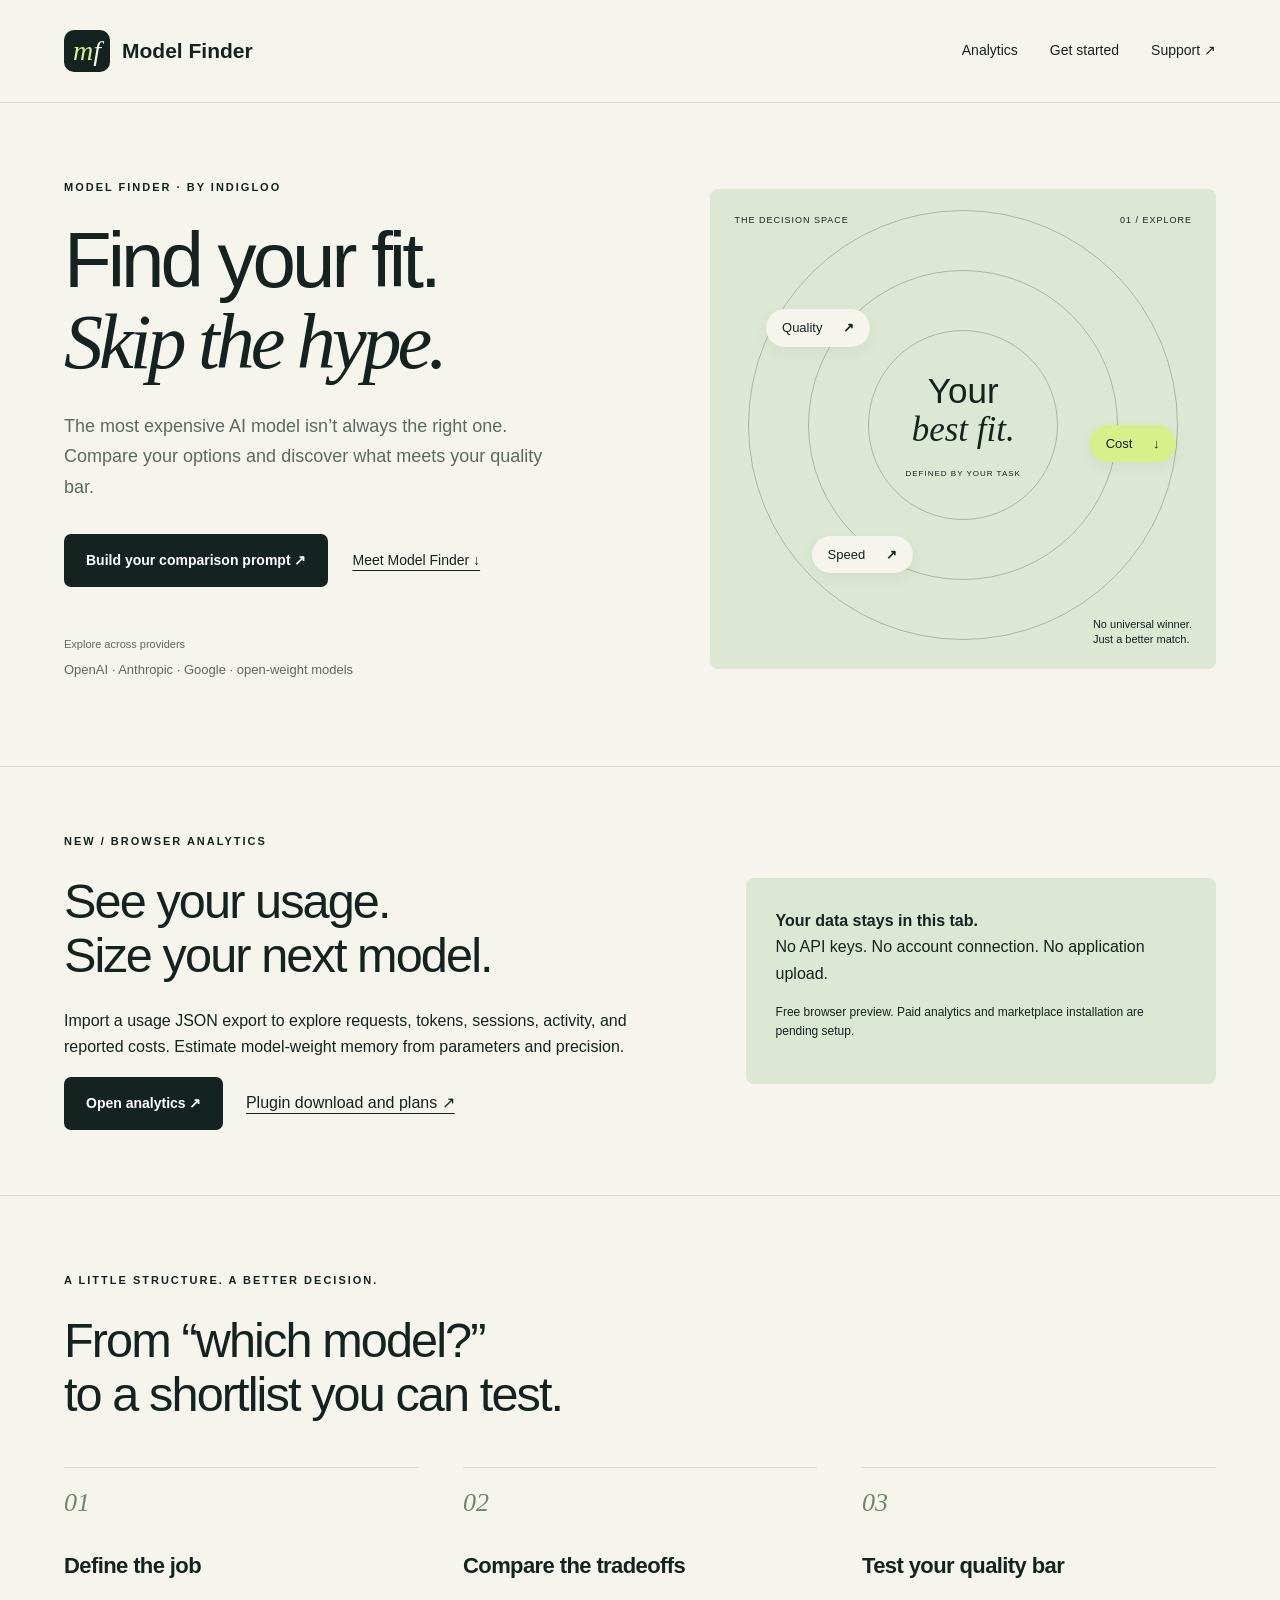
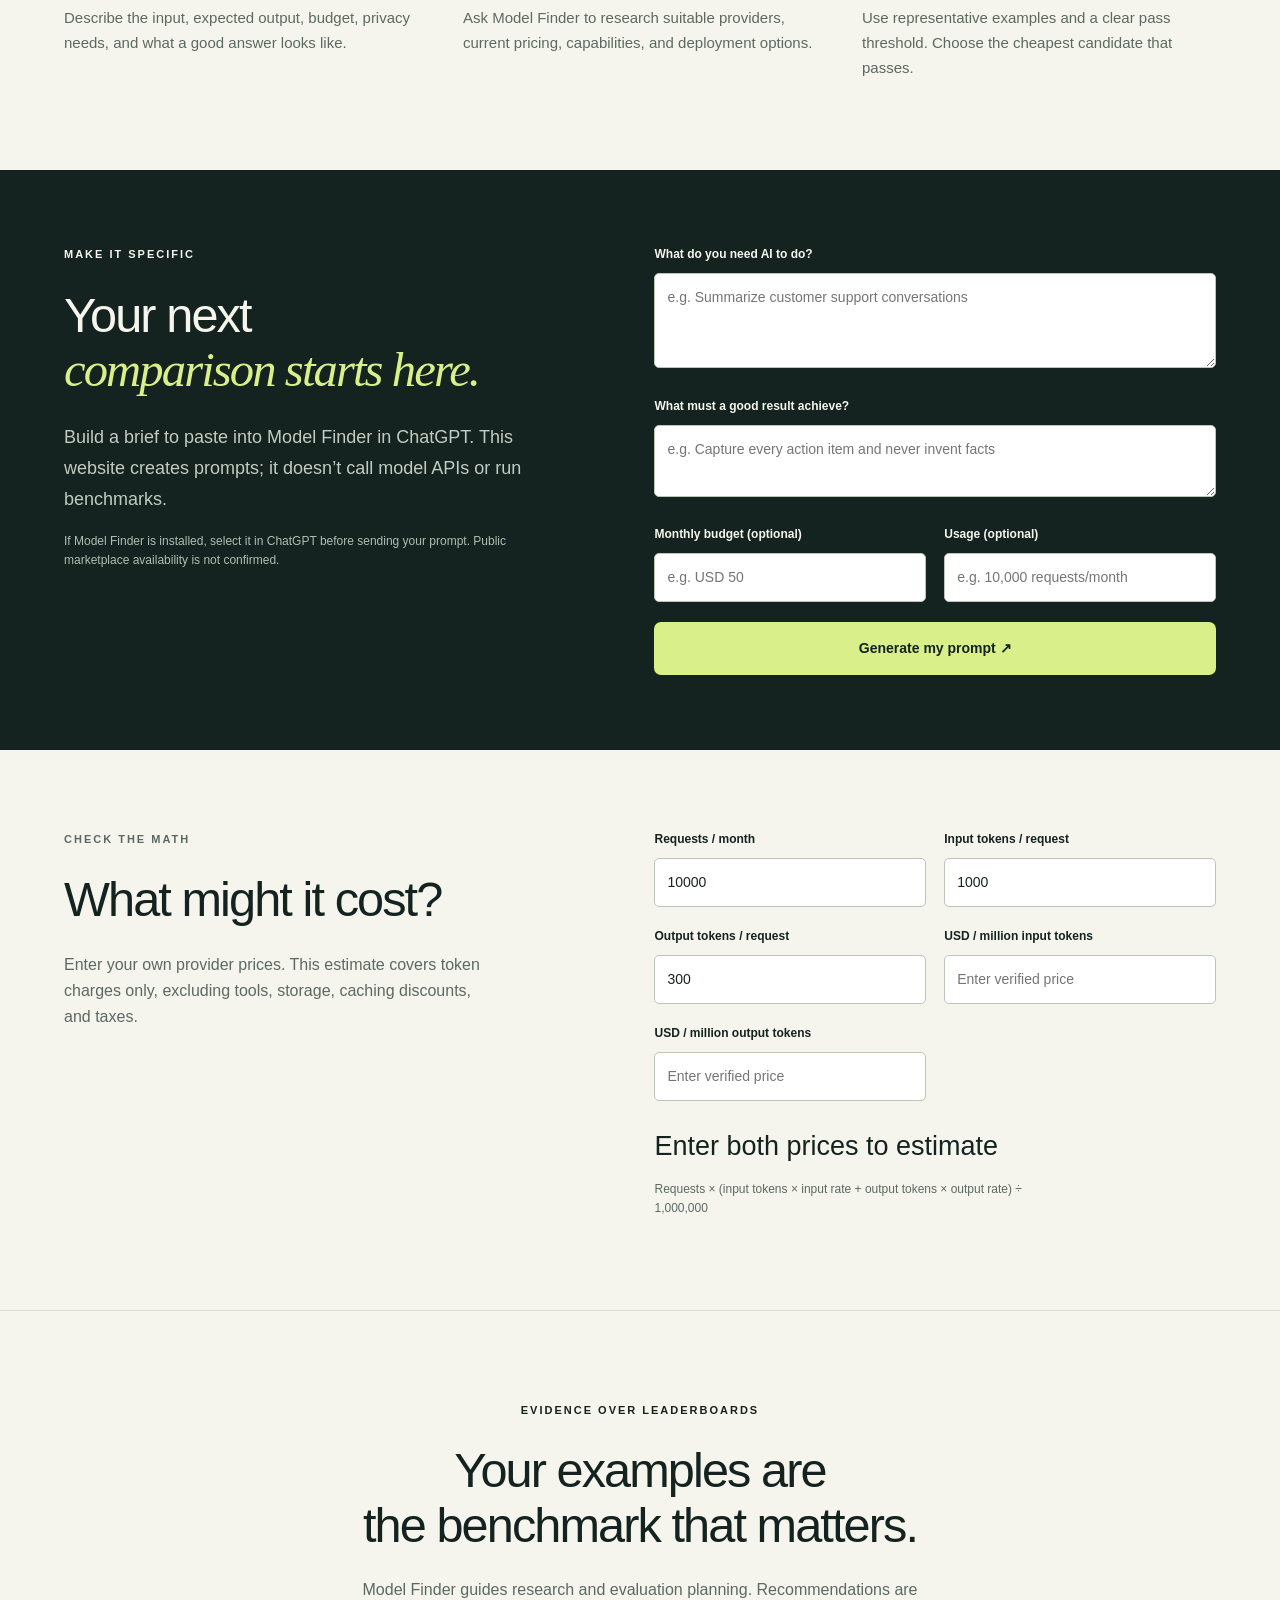
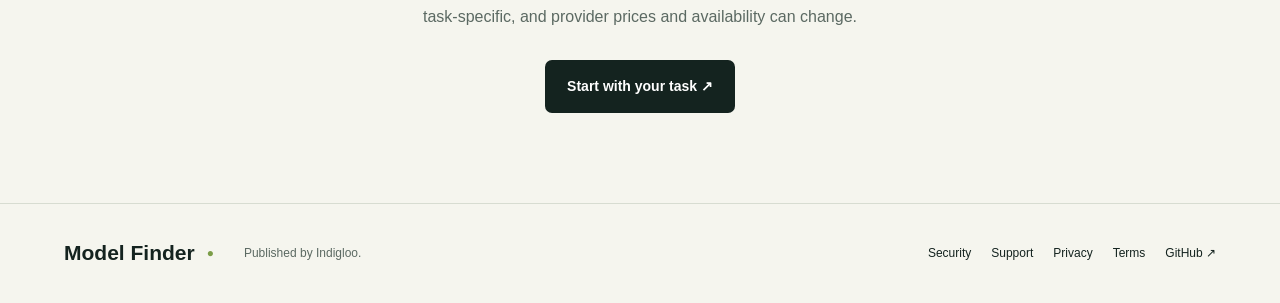
<file: index.html>
<!doctype html><html lang="en"><head><meta charset="utf-8"><meta http-equiv="Content-Security-Policy" content="default-src 'none'; script-src 'self'; style-src 'self'; img-src 'self'; font-src 'self'; connect-src 'none'; object-src 'none'; base-uri 'none'; form-action 'none'"><meta name="referrer" content="no-referrer"><meta name="viewport" content="width=device-width,initial-scale=1"><meta name="description" content="Model Finder helps you compare AI models across providers and plan quality evaluations for your task and budget."><meta name="theme-color" content="#111b19"><title>Find your fit · Model Finder</title><link rel="icon" href="icon.svg" type="image/svg+xml"><link rel="stylesheet" href="style.css"></head><body><header><a class="brand" href="index.html"><span class="mark">m<span>f</span></span> Model Finder</a><nav aria-label="Main navigation"><a href="analytics.html">Analytics</a><a href="install.html">Get started</a><a href="support.html">Support ↗</a></nav></header><main><section class="hero"><div><p class="eyebrow">MODEL FINDER · BY INDIGLOO</p><h1>Find your fit.<br><em>Skip the hype.</em></h1><p class="lead">The most expensive AI model isn’t always the right one. Compare your options and discover what meets your quality bar.</p><div class="actions"><a class="button" href="#toolkit">Build your comparison prompt ↗</a><a class="quiet" href="#how">Meet Model Finder ↓</a></div><div class="provider">Explore across providers<span>OpenAI · Anthropic · Google · open-weight models</span></div></div><div class="visual" aria-label="Illustration of choosing a model based on quality, cost and speed"><div class="visual-top"><span>THE DECISION SPACE</span><span>01 / EXPLORE</span></div><div class="orbit o1"></div><div class="orbit o2"></div><div class="orbit o3"></div><span class="node quality">Quality <b>↗</b></span><span class="node cost">Cost <b>↓</b></span><span class="node speed">Speed <b>↗</b></span><div class="core">Your<br><em>best fit.</em><span>DEFINED BY YOUR TASK</span></div><div class="visual-bottom">No universal winner.<br>Just a better match.</div></div></section><section class="analytics-promo"><div><p class="eyebrow">NEW / BROWSER ANALYTICS</p><h2>See your usage.<br>Size your next model.</h2><p>Import a usage JSON export to explore requests, tokens, sessions, activity, and reported costs. Estimate model-weight memory from parameters and precision.</p><a class="button" href="analytics.html">Open analytics ↗</a> <a href="install.html">Plugin download and plans ↗</a></div><aside><strong>Your data stays in this tab.</strong><p>No API keys. No account connection. No application upload.</p><p class="small">Free browser preview. Paid analytics and marketplace installation are pending setup.</p></aside></section><section class="intro" id="how"><p class="eyebrow">A LITTLE STRUCTURE. A BETTER DECISION.</p><h2>From “which model?”<br>to a shortlist you can test.</h2><div class="steps"><article><span>01</span><h3>Define the job</h3><p>Describe the input, expected output, budget, privacy needs, and what a good answer looks like.</p></article><article><span>02</span><h3>Compare the tradeoffs</h3><p>Ask Model Finder to research suitable providers, current pricing, capabilities, and deployment options.</p></article><article><span>03</span><h3>Test your quality bar</h3><p>Use representative examples and a clear pass threshold. Choose the cheapest candidate that passes.</p></article></div></section><section class="toolkit" id="toolkit"><div><p class="eyebrow">MAKE IT SPECIFIC</p><h2>Your next<br><em>comparison starts here.</em></h2><p class="lead">Build a brief to paste into Model Finder in ChatGPT. This website creates prompts; it doesn’t call model APIs or run benchmarks.</p><p class="small">If Model Finder is installed, select it in ChatGPT before sending your prompt. Public marketplace availability is not confirmed.</p></div><form id="brief"><label for="task">What do you need AI to do?</label><textarea id="task" rows="3" placeholder="e.g. Summarize customer support conversations" required maxlength="2000"></textarea><label for="quality">What must a good result achieve?</label><textarea id="quality" rows="2" placeholder="e.g. Capture every action item and never invent facts" required maxlength="2000"></textarea><div class="form-grid"><div><label for="budget">Monthly budget (optional)</label><input id="budget" placeholder="e.g. USD 50" maxlength="100"></div><div><label for="volume">Usage (optional)</label><input id="volume" placeholder="e.g. 10,000 requests/month" maxlength="100"></div></div><button class="button" type="submit">Generate my prompt ↗</button><div id="result" hidden><label for="prompt">Your comparison prompt</label><textarea id="prompt" rows="8" readonly></textarea><button id="copy" type="button" class="secondary">Copy prompt</button><p id="copy-status" role="status"></p></div></form></section><section class="calculator"><div><p class="eyebrow">CHECK THE MATH</p><h2>What might it cost?</h2><p>Enter your own provider prices. This estimate covers token charges only, excluding tools, storage, caching discounts, and taxes.</p></div><form id="cost-form"><div class="form-grid"><div><label for="requests">Requests / month</label><input id="requests" type="number" min="0" value="10000"></div><div><label for="input-tokens">Input tokens / request</label><input id="input-tokens" type="number" min="0" value="1000"></div><div><label for="output-tokens">Output tokens / request</label><input id="output-tokens" type="number" min="0" value="300"></div><div><label for="input-price">USD / million input tokens</label><input id="input-price" type="number" min="0" step="any" placeholder="Enter verified price"></div><div><label for="output-price">USD / million output tokens</label><input id="output-price" type="number" min="0" step="any" placeholder="Enter verified price"></div></div><output id="cost" aria-live="polite">Enter both prices to estimate</output><p class="small">Requests × (input tokens × input rate + output tokens × output rate) ÷ 1,000,000</p></form></section><section class="closing"><p class="eyebrow">EVIDENCE OVER LEADERBOARDS</p><h2>Your examples are<br>the benchmark that matters.</h2><p>Model Finder guides research and evaluation planning. Recommendations are task-specific, and provider prices and availability can change.</p><a class="button" href="#toolkit">Start with your task ↗</a></section></main><script src="app.js" defer></script><footer><a class="brand" href="index.html">Model Finder<span class="dot">●</span></a><p>Published by Indigloo.</p><div><a href="security.html">Security</a><a href="support.html">Support</a><a href="privacy.html">Privacy</a><a href="terms.html">Terms</a><a href="https://github.com/Abhiindigloo/modelfinder-website">GitHub ↗</a></div></footer></body></html>
</file>
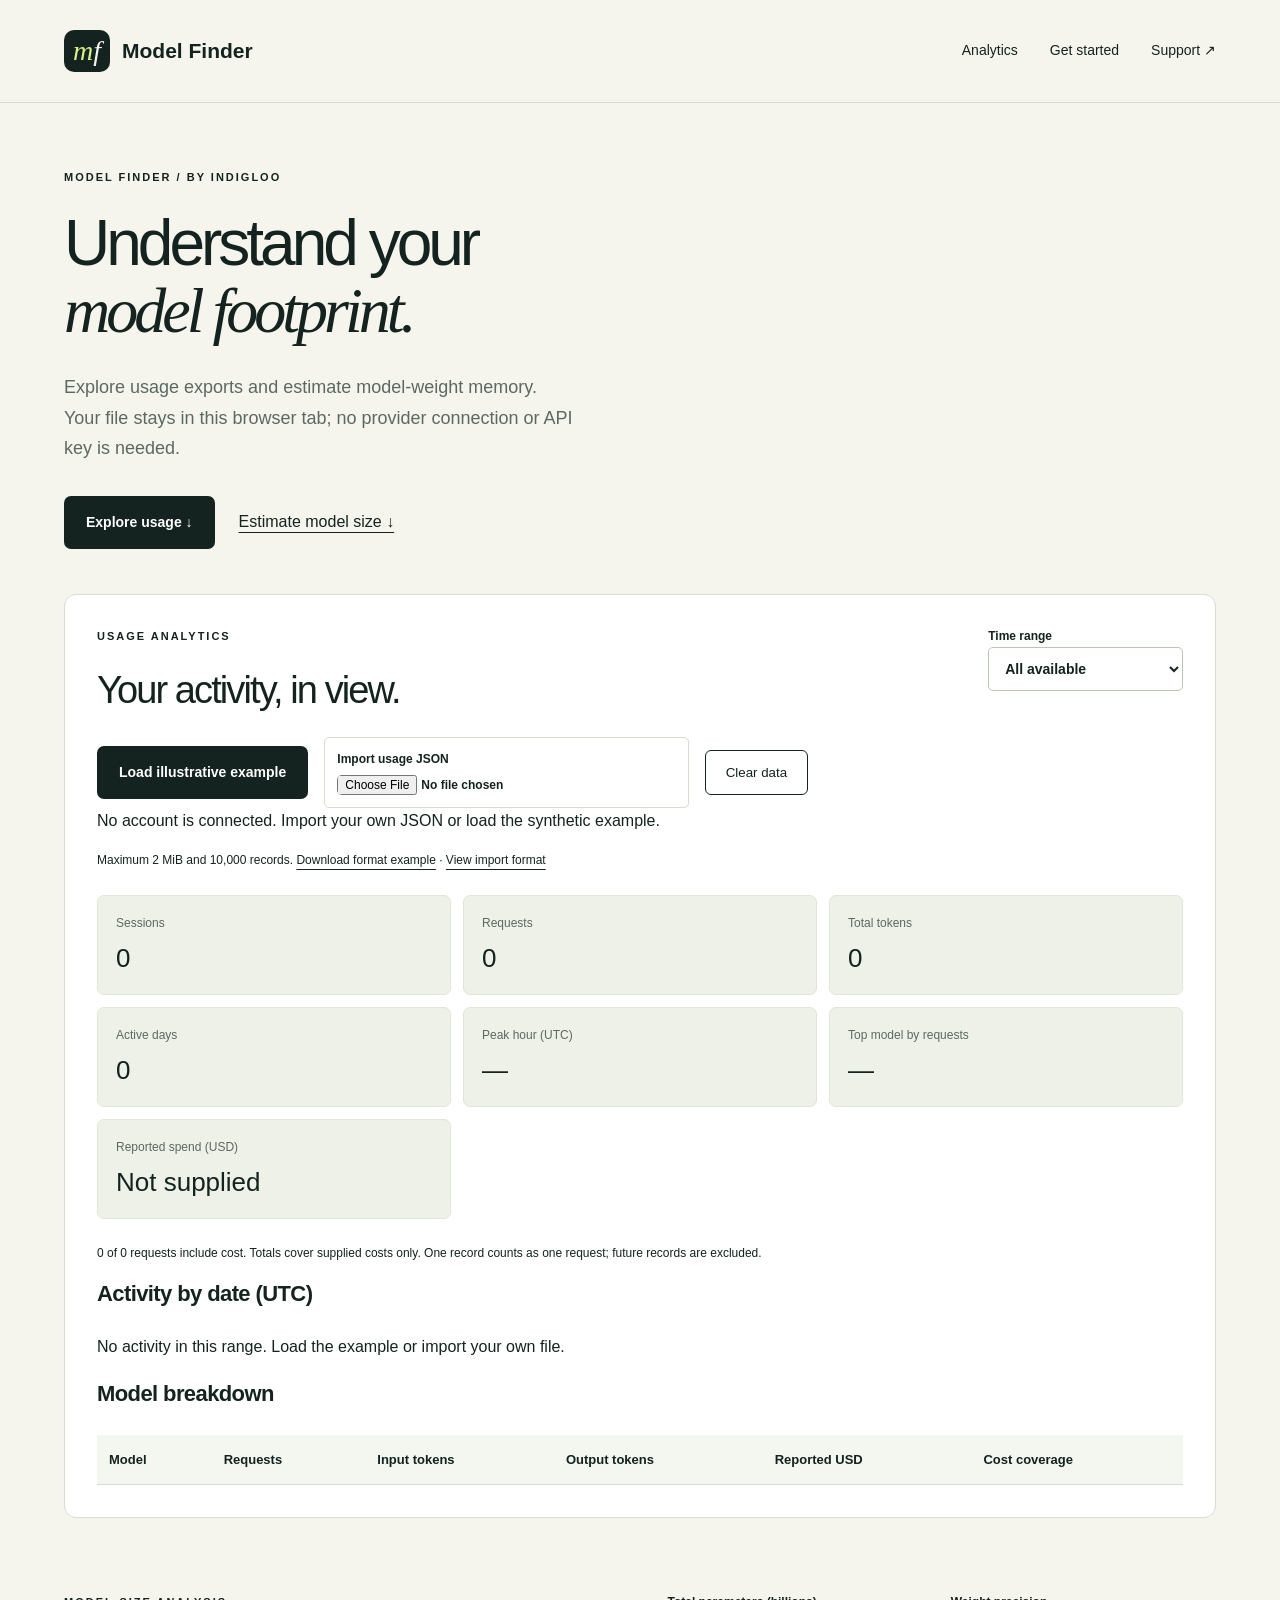
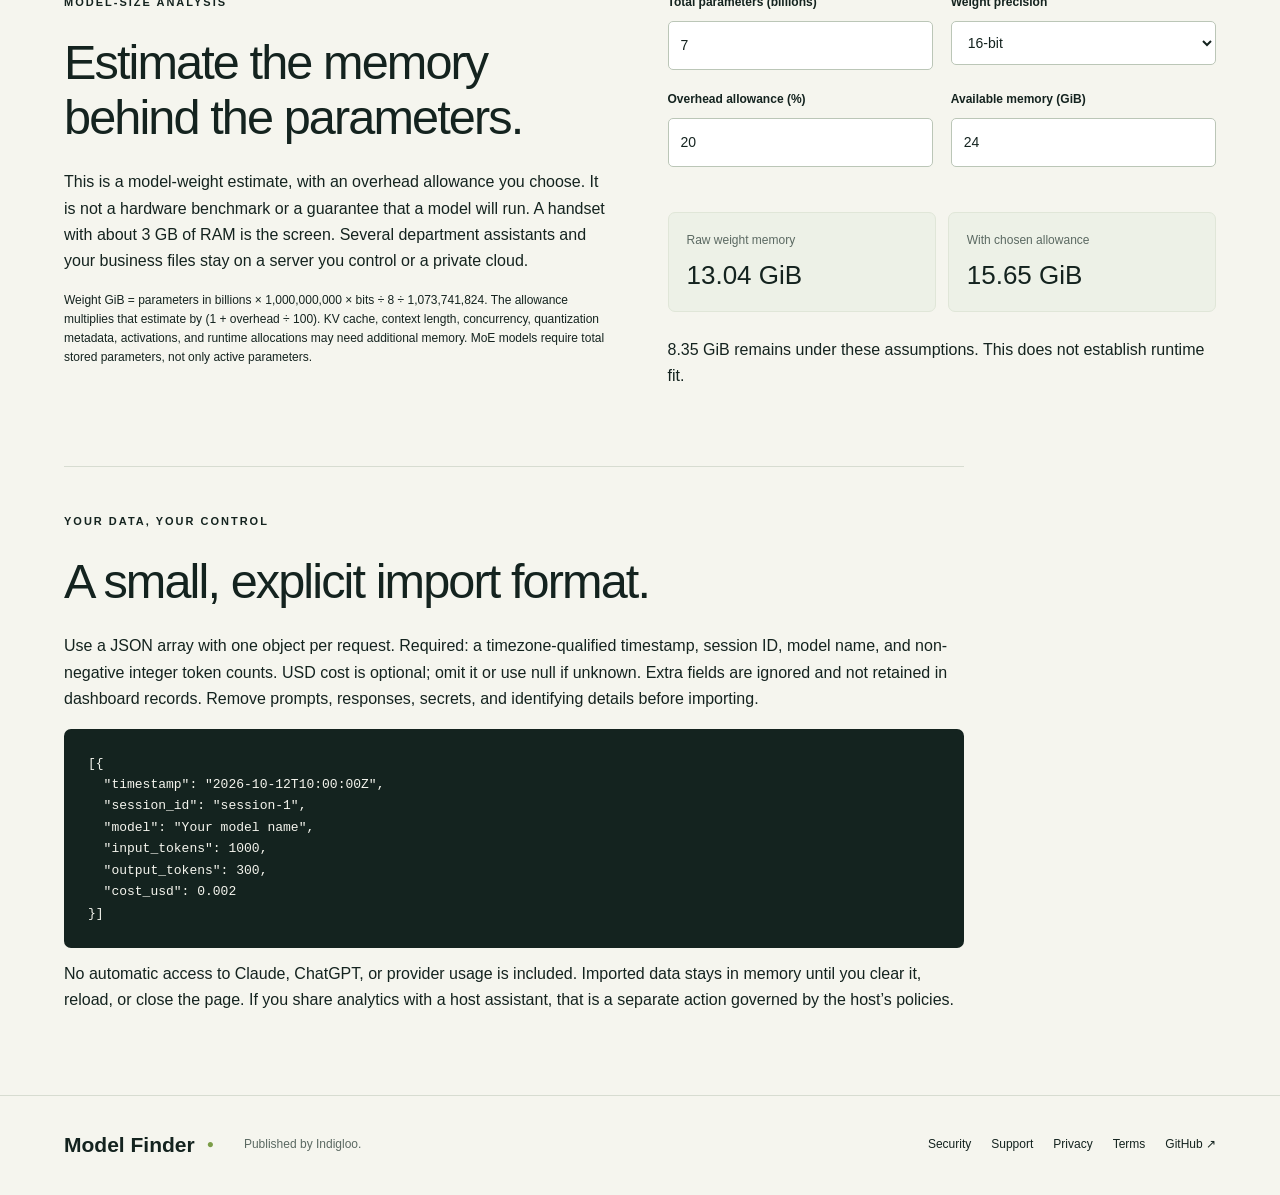
<file: analytics.html>
<!doctype html><html lang="en"><head><meta charset="utf-8"><meta http-equiv="Content-Security-Policy" content="default-src 'none'; script-src 'self'; style-src 'self'; img-src 'self'; font-src 'self'; connect-src 'none'; object-src 'none'; base-uri 'none'; form-action 'none'"><meta name="referrer" content="no-referrer"><meta name="viewport" content="width=device-width,initial-scale=1"><meta name="description" content="Model Finder helps you compare AI models across providers and plan quality evaluations for your task and budget."><meta name="theme-color" content="#111b19"><title>Model analytics · Model Finder</title><link rel="icon" href="icon.svg" type="image/svg+xml"><link rel="stylesheet" href="style.css"></head><body><header><a class="brand" href="index.html"><span class="mark">m<span>f</span></span> Model Finder</a><nav aria-label="Main navigation"><a href="analytics.html">Analytics</a><a href="install.html">Get started</a><a href="support.html">Support ↗</a></nav></header><main class="analytics-main"><section class="analytics-heading"><p class="eyebrow">MODEL FINDER / BY INDIGLOO</p><h1>Understand your<br><em>model footprint.</em></h1><p class="lead">Explore usage exports and estimate model-weight memory. Your file stays in this browser tab; no provider connection or API key is needed.</p><div class="actions"><a class="button" href="#dashboard">Explore usage ↓</a><a href="#model-size">Estimate model size ↓</a></div></section><section class="dashboard" id="dashboard"><div class="section-top"><div><p class="eyebrow">USAGE ANALYTICS</p><h2>Your activity, in view.</h2></div><label>Time range<select id="range"><option value="0">All available</option><option value="30">Last 30 days</option><option value="7">Last 7 days</option></select></label></div><div class="import-controls"><button class="button" id="sample" type="button">Load illustrative example</button><label class="file-label">Import usage JSON<input id="upload" type="file" accept=".json,application/json"></label><button id="clear" class="outline" type="button">Clear data</button></div><p id="data-status" role="status">No account is connected. Import your own JSON or load the synthetic example.</p><p class="small">Maximum 2 MiB and 10,000 records. <a href="sample-usage.json" download>Download format example</a> · <a href="#import-format">View import format</a></p><div class="stats"><article><span>Sessions</span><strong id="sessions">0</strong></article><article><span>Requests</span><strong id="messages">0</strong></article><article><span>Total tokens</span><strong id="tokens">0</strong></article><article><span>Active days</span><strong id="active-days">0</strong></article><article><span>Peak hour (UTC)</span><strong id="peak">—</strong></article><article><span>Top model by requests</span><strong id="favorite">—</strong></article><article><span>Reported spend (USD)</span><strong id="spend">Not supplied</strong></article></div><p id="cost-note" class="small"></p><h3>Activity by date (UTC)</h3><div id="activity"></div><h3>Model breakdown</h3><div class="table-wrap" tabindex="0" role="region" aria-label="Model usage table"><table><thead><tr><th scope="col">Model</th><th scope="col">Requests</th><th scope="col">Input tokens</th><th scope="col">Output tokens</th><th scope="col">Reported USD</th><th scope="col">Cost coverage</th></tr></thead><tbody id="model-rows"></tbody></table></div></section><section class="size-section" id="model-size"><div><p class="eyebrow">MODEL-SIZE ANALYSIS</p><h2>Estimate the memory<br>behind the parameters.</h2><p>This is a model-weight estimate, with an overhead allowance you choose. It is not a hardware benchmark or a guarantee that a model will run. A handset with about 3 GB of RAM is the screen. Several department assistants and your business files stay on a server you control or a private cloud.</p><p class="small">Weight GiB = parameters in billions × 1,000,000,000 × bits ÷ 8 ÷ 1,073,741,824. The allowance multiplies that estimate by (1 + overhead ÷ 100). KV cache, context length, concurrency, quantization metadata, activations, and runtime allocations may need additional memory. MoE models require total stored parameters, not only active parameters.</p></div><form id="size-form"><div class="form-grid"><div><label for="parameters">Total parameters (billions)</label><input id="parameters" type="number" min="0.001" max="10000" step="any" value="7"></div><div><label for="precision">Weight precision</label><select id="precision"><option value="4">4-bit</option><option value="8">8-bit</option><option value="16" selected>16-bit</option><option value="32">32-bit</option></select></div><div><label for="overhead">Overhead allowance (%)</label><input id="overhead" type="number" min="0" max="200" step="any" value="20"></div><div><label for="available">Available memory (GiB)</label><input id="available" type="number" min="0" max="100000" step="any" value="24"></div></div><div class="stats"><article><span>Raw weight memory</span><strong id="weights">—</strong></article><article><span>With chosen allowance</span><strong id="memory-total">—</strong></article></div><p id="memory-note" role="status"></p></form></section><section class="format" id="import-format"><p class="eyebrow">YOUR DATA, YOUR CONTROL</p><h2>A small, explicit import format.</h2><p>Use a JSON array with one object per request. Required: a timezone-qualified timestamp, session ID, model name, and non-negative integer token counts. USD cost is optional; omit it or use null if unknown. Extra fields are ignored and not retained in dashboard records. Remove prompts, responses, secrets, and identifying details before importing.</p><pre><code>[{
  "timestamp": "2026-10-12T10:00:00Z",
  "session_id": "session-1",
  "model": "Your model name",
  "input_tokens": 1000,
  "output_tokens": 300,
  "cost_usd": 0.002
}]</code></pre><p>No automatic access to Claude, ChatGPT, or provider usage is included. Imported data stays in memory until you clear it, reload, or close the page. If you share analytics with a host assistant, that is a separate action governed by the host’s policies.</p></section></main><script src="analytics-core.js" defer></script><script src="analytics.js" defer></script><footer><a class="brand" href="index.html">Model Finder<span class="dot">●</span></a><p>Published by Indigloo.</p><div><a href="security.html">Security</a><a href="support.html">Support</a><a href="privacy.html">Privacy</a><a href="terms.html">Terms</a><a href="https://github.com/Abhiindigloo/modelfinder-website">GitHub ↗</a></div></footer></body></html>
</file>
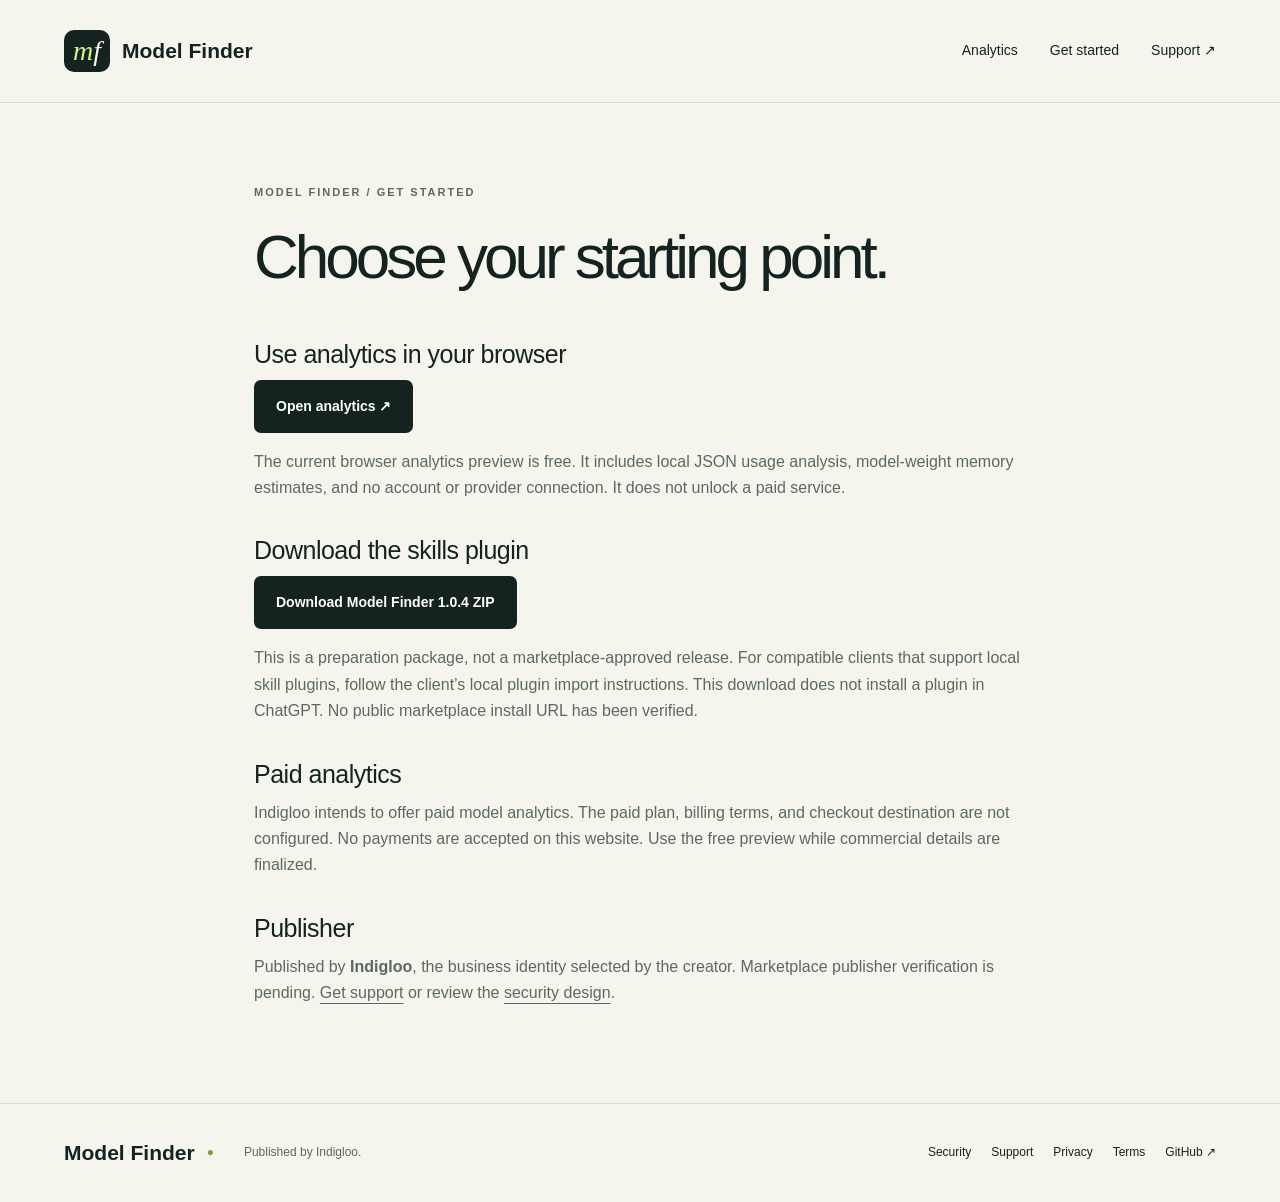
<file: install.html>
<!doctype html><html lang="en"><head><meta charset="utf-8"><meta http-equiv="Content-Security-Policy" content="default-src 'none'; script-src 'self'; style-src 'self'; img-src 'self'; font-src 'self'; connect-src 'none'; object-src 'none'; base-uri 'none'; form-action 'none'"><meta name="referrer" content="no-referrer"><meta name="viewport" content="width=device-width,initial-scale=1"><meta name="description" content="Model Finder helps you compare AI models across providers and plan quality evaluations for your task and budget."><meta name="theme-color" content="#111b19"><title>Get started · Model Finder</title><link rel="icon" href="icon.svg" type="image/svg+xml"><link rel="stylesheet" href="style.css"></head><body><header><a class="brand" href="index.html"><span class="mark">m<span>f</span></span> Model Finder</a><nav aria-label="Main navigation"><a href="analytics.html">Analytics</a><a href="install.html">Get started</a><a href="support.html">Support ↗</a></nav></header><main class="document"><p class="eyebrow">MODEL FINDER / GET STARTED</p><h1>Choose your starting point.</h1><h2>Use analytics in your browser</h2><p><a class="button" href="analytics.html">Open analytics ↗</a></p><p>The current browser analytics preview is free. It includes local JSON usage analysis, model-weight memory estimates, and no account or provider connection. It does not unlock a paid service.</p><h2>Download the skills plugin</h2><p><a class="button" href="downloads/model-finder-1.0.4-preparation.zip" download>Download Model Finder 1.0.4 ZIP</a></p><p>This is a preparation package, not a marketplace-approved release. For compatible clients that support local skill plugins, follow the client’s local plugin import instructions. This download does not install a plugin in ChatGPT. No public marketplace install URL has been verified.</p><h2>Paid analytics</h2><p>Indigloo intends to offer paid model analytics. The paid plan, billing terms, and checkout destination are not configured. No payments are accepted on this website. Use the free preview while commercial details are finalized.</p><h2>Publisher</h2><p>Published by <strong>Indigloo</strong>, the business identity selected by the creator. Marketplace publisher verification is pending. <a href="support.html">Get support</a> or review the <a href="security.html">security design</a>.</p></main><footer><a class="brand" href="index.html">Model Finder<span class="dot">●</span></a><p>Published by Indigloo.</p><div><a href="security.html">Security</a><a href="support.html">Support</a><a href="privacy.html">Privacy</a><a href="terms.html">Terms</a><a href="https://github.com/Abhiindigloo/modelfinder-website">GitHub ↗</a></div></footer></body></html>
</file>
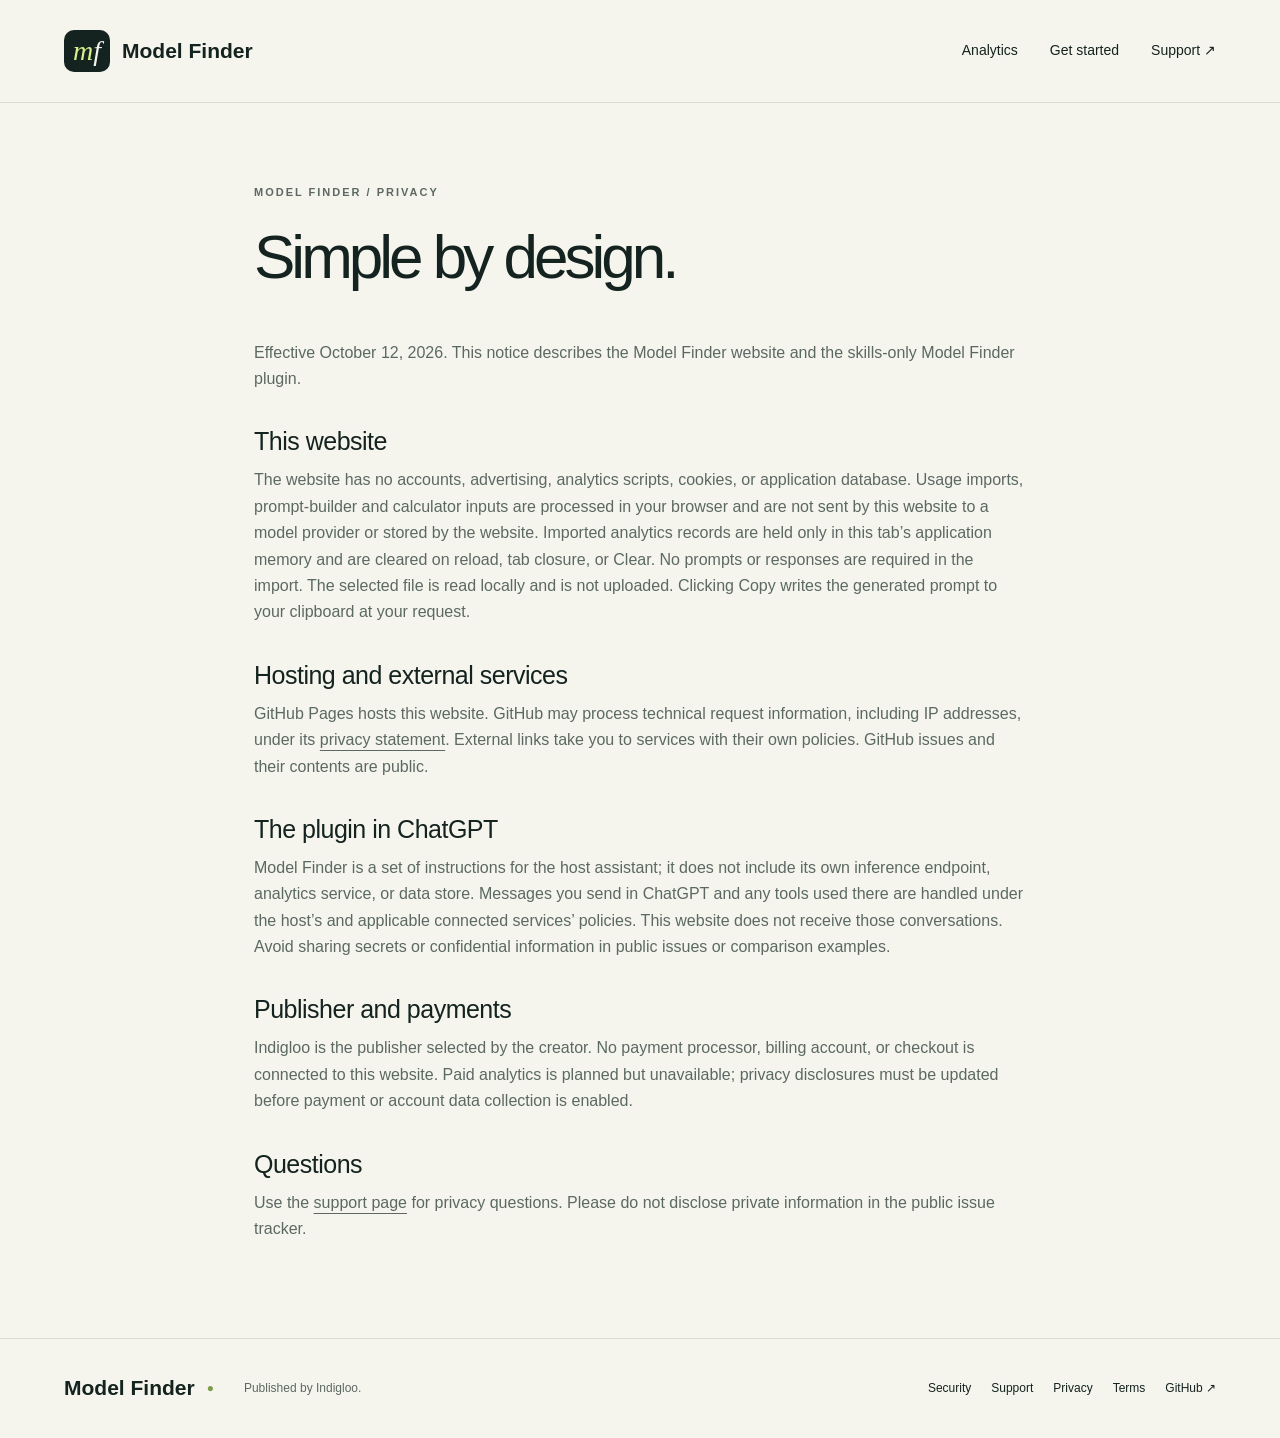
<file: privacy.html>
<!doctype html><html lang="en"><head><meta charset="utf-8"><meta http-equiv="Content-Security-Policy" content="default-src 'none'; script-src 'self'; style-src 'self'; img-src 'self'; font-src 'self'; connect-src 'none'; object-src 'none'; base-uri 'none'; form-action 'none'"><meta name="referrer" content="no-referrer"><meta name="viewport" content="width=device-width,initial-scale=1"><meta name="description" content="Model Finder helps you compare AI models across providers and plan quality evaluations for your task and budget."><meta name="theme-color" content="#111b19"><title>Privacy · Model Finder</title><link rel="icon" href="icon.svg" type="image/svg+xml"><link rel="stylesheet" href="style.css"></head><body><header><a class="brand" href="index.html"><span class="mark">m<span>f</span></span> Model Finder</a><nav aria-label="Main navigation"><a href="analytics.html">Analytics</a><a href="install.html">Get started</a><a href="support.html">Support ↗</a></nav></header><main class="document"><p class="eyebrow">MODEL FINDER / PRIVACY</p><h1>Simple by design.</h1><p>Effective October 12, 2026. This notice describes the Model Finder website and the skills-only Model Finder plugin.</p><h2>This website</h2><p>The website has no accounts, advertising, analytics scripts, cookies, or application database. Usage imports, prompt-builder and calculator inputs are processed in your browser and are not sent by this website to a model provider or stored by the website. Imported analytics records are held only in this tab’s application memory and are cleared on reload, tab closure, or Clear. No prompts or responses are required in the import. The selected file is read locally and is not uploaded. Clicking Copy writes the generated prompt to your clipboard at your request.</p><h2>Hosting and external services</h2><p>GitHub Pages hosts this website. GitHub may process technical request information, including IP addresses, under its <a href="https://docs.github.com/en/site-policy/privacy-policies/github-general-privacy-statement">privacy statement</a>. External links take you to services with their own policies. GitHub issues and their contents are public.</p><h2>The plugin in ChatGPT</h2><p>Model Finder is a set of instructions for the host assistant; it does not include its own inference endpoint, analytics service, or data store. Messages you send in ChatGPT and any tools used there are handled under the host’s and applicable connected services’ policies. This website does not receive those conversations. Avoid sharing secrets or confidential information in public issues or comparison examples.</p><h2>Publisher and payments</h2><p>Indigloo is the publisher selected by the creator. No payment processor, billing account, or checkout is connected to this website. Paid analytics is planned but unavailable; privacy disclosures must be updated before payment or account data collection is enabled.</p><h2>Questions</h2><p>Use the <a href="support.html">support page</a> for privacy questions. Please do not disclose private information in the public issue tracker.</p></main><footer><a class="brand" href="index.html">Model Finder<span class="dot">●</span></a><p>Published by Indigloo.</p><div><a href="security.html">Security</a><a href="support.html">Support</a><a href="privacy.html">Privacy</a><a href="terms.html">Terms</a><a href="https://github.com/Abhiindigloo/modelfinder-website">GitHub ↗</a></div></footer></body></html>
</file>
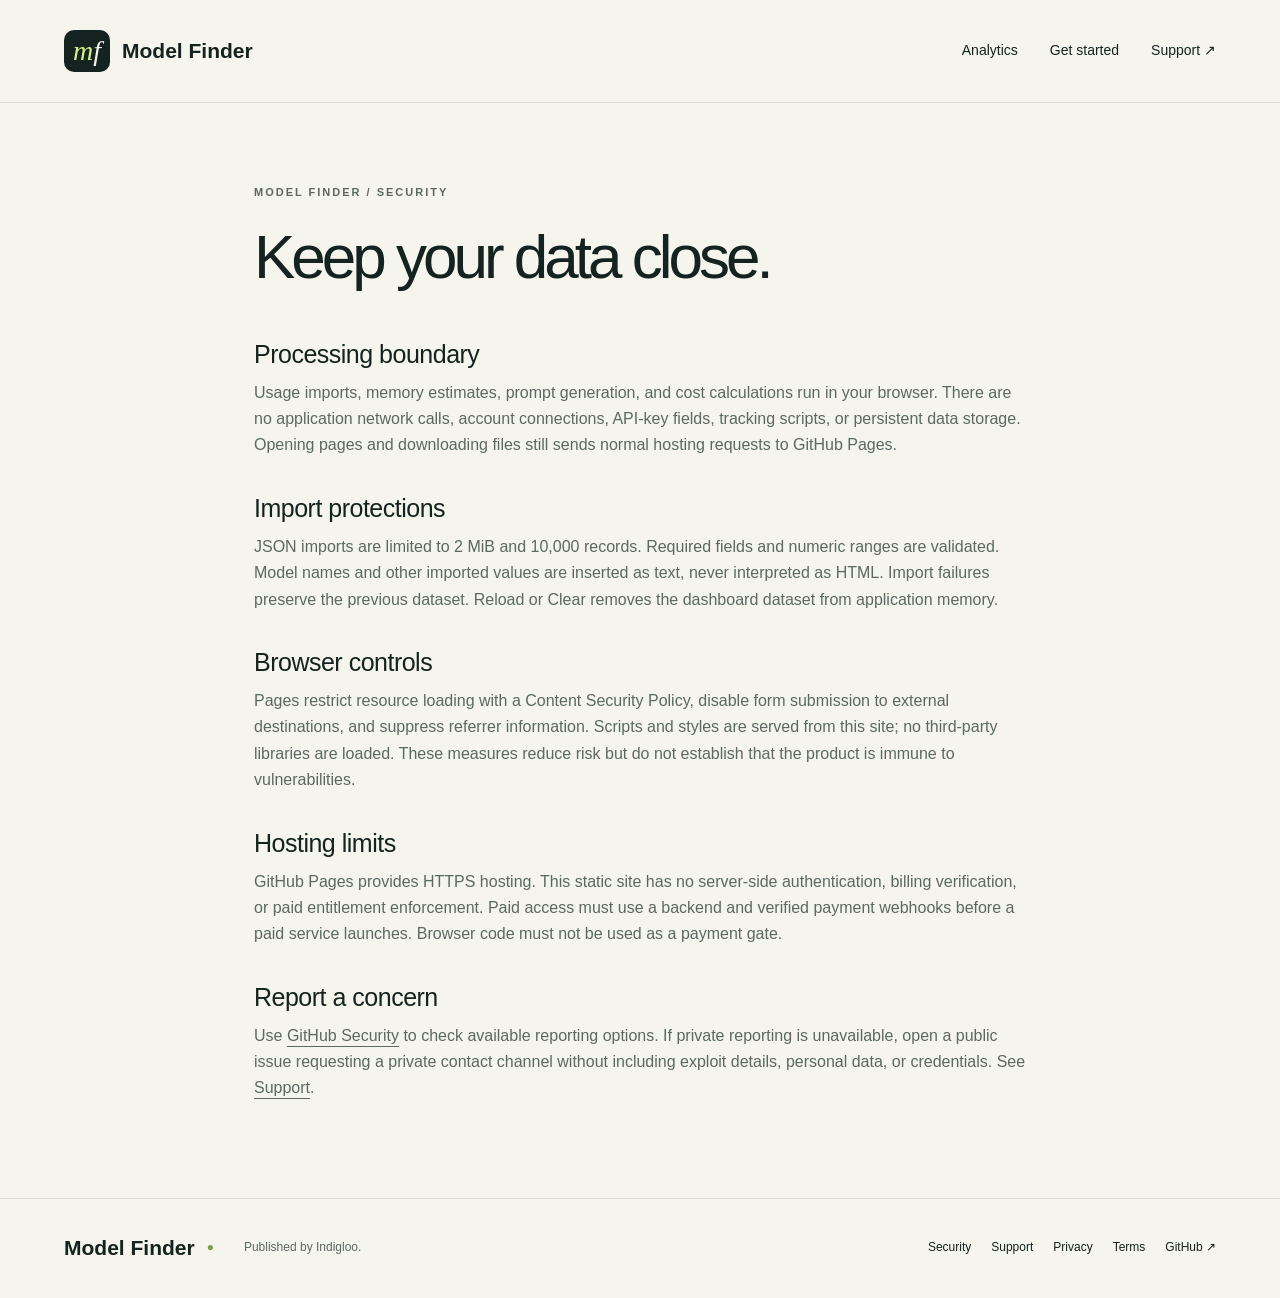
<file: security.html>
<!doctype html><html lang="en"><head><meta charset="utf-8"><meta http-equiv="Content-Security-Policy" content="default-src 'none'; script-src 'self'; style-src 'self'; img-src 'self'; font-src 'self'; connect-src 'none'; object-src 'none'; base-uri 'none'; form-action 'none'"><meta name="referrer" content="no-referrer"><meta name="viewport" content="width=device-width,initial-scale=1"><meta name="description" content="Model Finder helps you compare AI models across providers and plan quality evaluations for your task and budget."><meta name="theme-color" content="#111b19"><title>Security · Model Finder</title><link rel="icon" href="icon.svg" type="image/svg+xml"><link rel="stylesheet" href="style.css"></head><body><header><a class="brand" href="index.html"><span class="mark">m<span>f</span></span> Model Finder</a><nav aria-label="Main navigation"><a href="analytics.html">Analytics</a><a href="install.html">Get started</a><a href="support.html">Support ↗</a></nav></header><main class="document"><p class="eyebrow">MODEL FINDER / SECURITY</p><h1>Keep your data close.</h1><h2>Processing boundary</h2><p>Usage imports, memory estimates, prompt generation, and cost calculations run in your browser. There are no application network calls, account connections, API-key fields, tracking scripts, or persistent data storage. Opening pages and downloading files still sends normal hosting requests to GitHub Pages.</p><h2>Import protections</h2><p>JSON imports are limited to 2 MiB and 10,000 records. Required fields and numeric ranges are validated. Model names and other imported values are inserted as text, never interpreted as HTML. Import failures preserve the previous dataset. Reload or Clear removes the dashboard dataset from application memory.</p><h2>Browser controls</h2><p>Pages restrict resource loading with a Content Security Policy, disable form submission to external destinations, and suppress referrer information. Scripts and styles are served from this site; no third-party libraries are loaded. These measures reduce risk but do not establish that the product is immune to vulnerabilities.</p><h2>Hosting limits</h2><p>GitHub Pages provides HTTPS hosting. This static site has no server-side authentication, billing verification, or paid entitlement enforcement. Paid access must use a backend and verified payment webhooks before a paid service launches. Browser code must not be used as a payment gate.</p><h2>Report a concern</h2><p>Use <a href="https://github.com/Abhiindigloo/modelfinder-website/security">GitHub Security</a> to check available reporting options. If private reporting is unavailable, open a public issue requesting a private contact channel without including exploit details, personal data, or credentials. See <a href="support.html">Support</a>.</p></main><footer><a class="brand" href="index.html">Model Finder<span class="dot">●</span></a><p>Published by Indigloo.</p><div><a href="security.html">Security</a><a href="support.html">Support</a><a href="privacy.html">Privacy</a><a href="terms.html">Terms</a><a href="https://github.com/Abhiindigloo/modelfinder-website">GitHub ↗</a></div></footer></body></html>
</file>
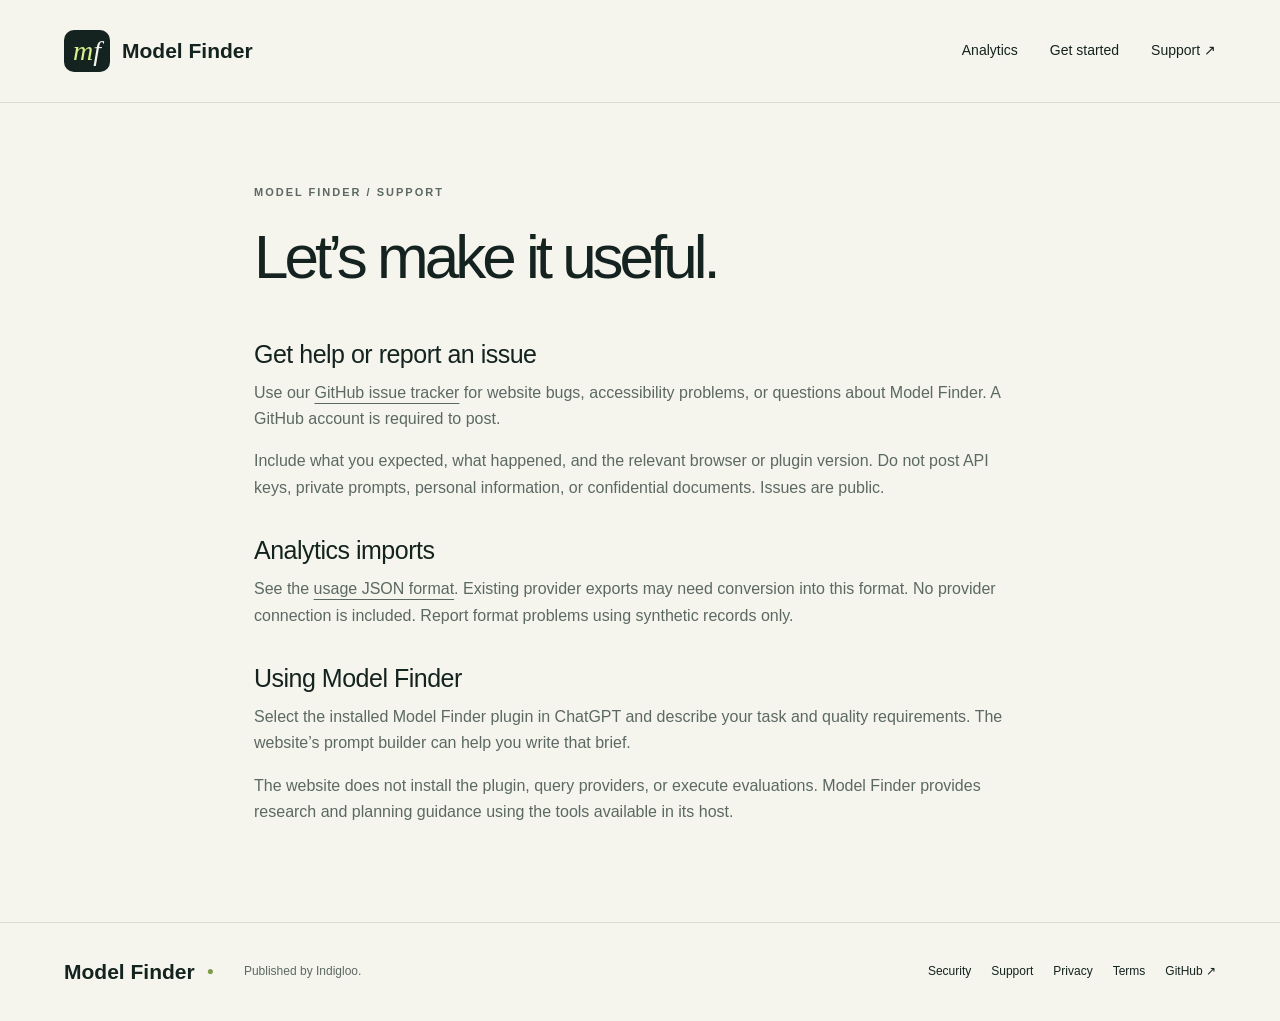
<file: support.html>
<!doctype html><html lang="en"><head><meta charset="utf-8"><meta http-equiv="Content-Security-Policy" content="default-src 'none'; script-src 'self'; style-src 'self'; img-src 'self'; font-src 'self'; connect-src 'none'; object-src 'none'; base-uri 'none'; form-action 'none'"><meta name="referrer" content="no-referrer"><meta name="viewport" content="width=device-width,initial-scale=1"><meta name="description" content="Model Finder helps you compare AI models across providers and plan quality evaluations for your task and budget."><meta name="theme-color" content="#111b19"><title>Support · Model Finder</title><link rel="icon" href="icon.svg" type="image/svg+xml"><link rel="stylesheet" href="style.css"></head><body><header><a class="brand" href="index.html"><span class="mark">m<span>f</span></span> Model Finder</a><nav aria-label="Main navigation"><a href="analytics.html">Analytics</a><a href="install.html">Get started</a><a href="support.html">Support ↗</a></nav></header><main class="document"><p class="eyebrow">MODEL FINDER / SUPPORT</p><h1>Let’s make it useful.</h1><h2>Get help or report an issue</h2><p>Use our <a href="https://github.com/Abhiindigloo/modelfinder-website/issues">GitHub issue tracker</a> for website bugs, accessibility problems, or questions about Model Finder. A GitHub account is required to post.</p><p>Include what you expected, what happened, and the relevant browser or plugin version. Do not post API keys, private prompts, personal information, or confidential documents. Issues are public.</p><h2>Analytics imports</h2><p>See the <a href="analytics.html#import-format">usage JSON format</a>. Existing provider exports may need conversion into this format. No provider connection is included. Report format problems using synthetic records only.</p><h2>Using Model Finder</h2><p>Select the installed Model Finder plugin in ChatGPT and describe your task and quality requirements. The website’s prompt builder can help you write that brief.</p><p>The website does not install the plugin, query providers, or execute evaluations. Model Finder provides research and planning guidance using the tools available in its host.</p></main><footer><a class="brand" href="index.html">Model Finder<span class="dot">●</span></a><p>Published by Indigloo.</p><div><a href="security.html">Security</a><a href="support.html">Support</a><a href="privacy.html">Privacy</a><a href="terms.html">Terms</a><a href="https://github.com/Abhiindigloo/modelfinder-website">GitHub ↗</a></div></footer></body></html>
</file>
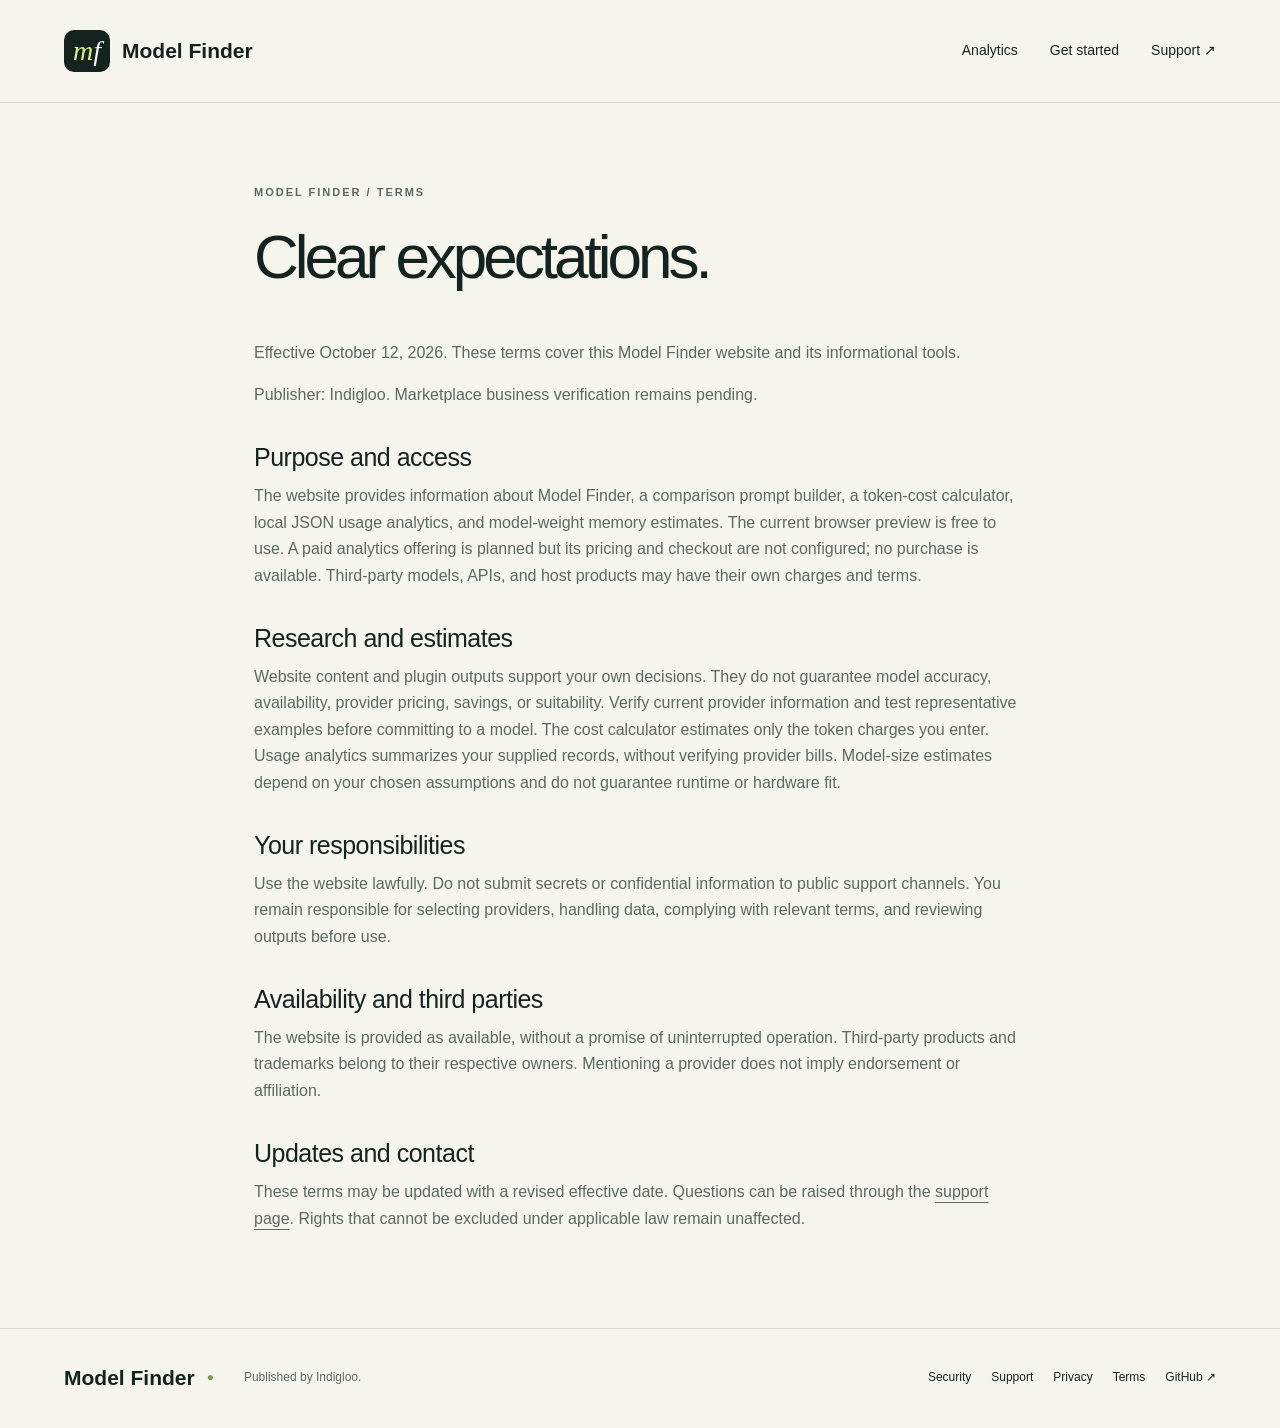
<file: terms.html>
<!doctype html><html lang="en"><head><meta charset="utf-8"><meta http-equiv="Content-Security-Policy" content="default-src 'none'; script-src 'self'; style-src 'self'; img-src 'self'; font-src 'self'; connect-src 'none'; object-src 'none'; base-uri 'none'; form-action 'none'"><meta name="referrer" content="no-referrer"><meta name="viewport" content="width=device-width,initial-scale=1"><meta name="description" content="Model Finder helps you compare AI models across providers and plan quality evaluations for your task and budget."><meta name="theme-color" content="#111b19"><title>Terms · Model Finder</title><link rel="icon" href="icon.svg" type="image/svg+xml"><link rel="stylesheet" href="style.css"></head><body><header><a class="brand" href="index.html"><span class="mark">m<span>f</span></span> Model Finder</a><nav aria-label="Main navigation"><a href="analytics.html">Analytics</a><a href="install.html">Get started</a><a href="support.html">Support ↗</a></nav></header><main class="document"><p class="eyebrow">MODEL FINDER / TERMS</p><h1>Clear expectations.</h1><p>Effective October 12, 2026. These terms cover this Model Finder website and its informational tools.</p><p>Publisher: Indigloo. Marketplace business verification remains pending.</p><h2>Purpose and access</h2><p>The website provides information about Model Finder, a comparison prompt builder, a token-cost calculator, local JSON usage analytics, and model-weight memory estimates. The current browser preview is free to use. A paid analytics offering is planned but its pricing and checkout are not configured; no purchase is available. Third-party models, APIs, and host products may have their own charges and terms.</p><h2>Research and estimates</h2><p>Website content and plugin outputs support your own decisions. They do not guarantee model accuracy, availability, provider pricing, savings, or suitability. Verify current provider information and test representative examples before committing to a model. The cost calculator estimates only the token charges you enter. Usage analytics summarizes your supplied records, without verifying provider bills. Model-size estimates depend on your chosen assumptions and do not guarantee runtime or hardware fit.</p><h2>Your responsibilities</h2><p>Use the website lawfully. Do not submit secrets or confidential information to public support channels. You remain responsible for selecting providers, handling data, complying with relevant terms, and reviewing outputs before use.</p><h2>Availability and third parties</h2><p>The website is provided as available, without a promise of uninterrupted operation. Third-party products and trademarks belong to their respective owners. Mentioning a provider does not imply endorsement or affiliation.</p><h2>Updates and contact</h2><p>These terms may be updated with a revised effective date. Questions can be raised through the <a href="support.html">support page</a>. Rights that cannot be excluded under applicable law remain unaffected.</p></main><footer><a class="brand" href="index.html">Model Finder<span class="dot">●</span></a><p>Published by Indigloo.</p><div><a href="security.html">Security</a><a href="support.html">Support</a><a href="privacy.html">Privacy</a><a href="terms.html">Terms</a><a href="https://github.com/Abhiindigloo/modelfinder-website">GitHub ↗</a></div></footer></body></html>
</file>
<file: style.css>
:root{--ink:#14231f;--muted:#5b6962;--paper:#f5f5ee;--lime:#d9ef89;--line:#d7dcd1}*{box-sizing:border-box}html{scroll-behavior:smooth;scroll-padding-top:35px}body{margin:0;background:var(--paper);color:var(--ink);font-family:Arial,Helvetica,sans-serif;font-size:16px;line-height:1.65}a{color:inherit;text-underline-offset:5px}header,main,footer{max-width:1320px;margin:auto}header{padding:30px 5%;display:flex;align-items:center;justify-content:space-between;border-bottom:1px solid var(--line)}.brand{font-size:21px;font-weight:700;text-decoration:none;display:flex;align-items:center;gap:12px}.mark{background:var(--ink);color:var(--lime);padding:0 9px;border-radius:10px;font:italic 28px Georgia;line-height:42px}.mark span{color:var(--paper)}nav{display:flex;gap:32px;font-size:14px}nav a{text-decoration:none}nav a:hover,footer a:hover{text-decoration:underline}.hero{padding:75px 5% 85px;display:grid;grid-template-columns:1.15fr 1fr;gap:65px;align-items:center}.eyebrow{font-size:11px;letter-spacing:2px;font-weight:700;margin:0 0 24px}h1,h2,h3,p{margin-top:0}h1{font-size:clamp(48px,6.1vw,82px);line-height:1.04;letter-spacing:-4px;font-weight:500;margin-bottom:28px}em{font-family:Georgia,serif;font-weight:400}h2{font-size:clamp(32px,3.8vw,49px);line-height:1.12;letter-spacing:-1.9px;font-weight:500;margin-bottom:25px}h3{font-size:22px;letter-spacing:-.6px}.lead{font-size:18px;line-height:1.7;color:var(--muted);max-width:510px}.actions{display:flex;gap:24px;align-items:center;flex-wrap:wrap;margin-top:32px}.button{border:0;border-radius:7px;background:var(--ink);color:white;padding:16px 22px;display:inline-block;font-size:14px;font-weight:600;text-decoration:none;cursor:pointer;line-height:1.5}.button:hover{background:#314b3e}.quiet{font-size:14px}.provider{margin-top:48px;font-size:11px;color:var(--muted)}.provider span{display:block;font-size:13px;margin-top:6px}.visual{height:480px;background:#dce8d4;border-radius:8px;position:relative;overflow:hidden}.visual-top{position:absolute;top:24px;left:24px;right:24px;display:flex;justify-content:space-between;font-size:9px;letter-spacing:1px}.orbit{position:absolute;border:1px solid #a4b99b;border-radius:50%;left:50%;top:49%;transform:translate(-50%,-50%)}.o1{width:190px;height:190px}.o2{width:310px;height:310px}.o3{width:430px;height:430px}.core{position:absolute;left:50%;top:49%;transform:translate(-50%,-50%);font-size:35px;line-height:1.1;text-align:center}.core span{display:block;font-size:8px;letter-spacing:1px;margin-top:20px}.node{position:absolute;background:var(--paper);padding:8px 16px;border-radius:30px;font-size:13px;box-shadow:0 5px 15px #1831200c;z-index:1}.node b{margin-left:17px}.quality{left:11%;top:25%}.cost{right:8%;top:49%;background:var(--lime)}.speed{left:20%;bottom:20%}.visual-bottom{position:absolute;bottom:22px;right:24px;font-size:11px;line-height:1.4}.intro{padding:75px 5%;border-top:1px solid var(--line)}.steps{display:grid;grid-template-columns:repeat(3,1fr);gap:45px;margin-top:45px}.steps article{border-top:1px solid var(--line);padding-top:20px}.steps span{font:italic 26px Georgia;color:#70836b;display:block;margin-bottom:30px}.steps p{color:var(--muted);font-size:15px}.toolkit{background:var(--ink);color:var(--paper);padding:75px 5%;display:grid;grid-template-columns:1fr 1.1fr;gap:80px}.toolkit .lead{color:#c2cbc1}.toolkit .small{color:#b1bdb1}.toolkit em{color:var(--lime)}form{min-width:0}label{display:block;font-size:12px;font-weight:600;margin-bottom:8px}input,textarea{font:inherit;font-size:14px;background:white;border:1px solid #bbc6b7;border-radius:5px;padding:12px;width:100%;color:var(--ink);margin-bottom:20px}textarea{resize:vertical}.form-grid{display:grid;grid-template-columns:1fr 1fr;gap:0 18px}.toolkit .button{background:var(--lime);color:var(--ink);width:100%}#result{margin-top:25px}.secondary{padding:10px 20px;background:transparent;color:var(--paper);border:1px solid #9daa96;border-radius:5px;cursor:pointer}.small{font-size:12px;line-height:1.6}.calculator{padding:80px 5%;display:grid;grid-template-columns:1fr 1.1fr;gap:80px;border-bottom:1px solid var(--line)}.calculator p{max-width:420px;color:var(--muted)}output{display:block;font-size:27px;line-height:1.3;margin:8px 0 16px}.closing{padding:90px 5%;text-align:center}.closing p:not(.eyebrow){max-width:580px;margin:0 auto 30px;color:var(--muted)}footer{border-top:1px solid var(--line);padding:32px 5%;display:flex;align-items:center;gap:30px;flex-wrap:wrap}footer p{font-size:12px;color:var(--muted);margin:0}footer div{margin-left:auto;display:flex;gap:20px;font-size:12px}footer a{text-decoration:none}.dot{color:#7b9d48;font-size:12px}.document{padding:80px 5%;max-width:900px;min-height:70vh}.document h1{font-size:62px;margin-bottom:50px}.document h2{font-size:25px;letter-spacing:-.5px;margin-top:35px;margin-bottom:12px}.document p{color:var(--muted)}:focus-visible{outline:3px solid #82ac3c;outline-offset:5px}@media(max-width:850px){header{padding:20px 6%}nav{gap:16px}nav a:first-child{display:none}.hero,.toolkit,.calculator{grid-template-columns:1fr;gap:40px;padding:50px 6%}.hero h1{letter-spacing:-2px}.visual{height:430px}.intro,.closing{padding:55px 6%}.steps{gap:25px}.toolkit h2 br{display:none}.document{padding:50px 6%}.document h1{font-size:45px;letter-spacing:-2px}footer{padding:25px 6%}footer div{margin-left:0}}@media(max-width:520px){.steps{grid-template-columns:1fr;gap:15px}.steps span{margin-bottom:12px}.brand{font-size:18px}nav{font-size:12px}.hero{padding-top:40px}.visual{height:370px}.provider{margin-top:30px}.form-grid{grid-template-columns:1fr}.actions{gap:18px}.eyebrow{font-size:10px;letter-spacing:1.5px}footer div{gap:18px;flex-wrap:wrap}h1{font-size:54px}h2{font-size:36px}}@media(prefers-reduced-motion:reduce){html{scroll-behavior:auto}}
.analytics-main{padding:0 5%}.analytics-heading{padding:65px 0 45px}.analytics-heading h1{font-size:64px}.dashboard{border:1px solid var(--line);border-radius:12px;background:#fff;padding:32px;margin-bottom:60px;scroll-margin-top:20px}.section-top{display:flex;justify-content:space-between;gap:20px;align-items:start}.section-top h2{font-size:38px}.section-top label{min-width:150px}.import-controls{display:flex;gap:16px;align-items:center;flex-wrap:wrap}.file-label{margin:0;padding:12px;border:1px solid var(--line);border-radius:5px;max-width:100%}.file-label input{margin:5px 0 0;padding:0;border:0;font-size:12px}.outline{padding:14px 20px;border:1px solid var(--ink);background:transparent;color:var(--ink);border-radius:6px;cursor:pointer}.stats{display:grid;grid-template-columns:repeat(3,minmax(0,1fr));gap:12px;margin:25px 0}.stats article{background:#edf1e7;border:1px solid #e0e6d8;padding:18px;border-radius:7px;min-width:0}.stats span{font-size:12px;color:var(--muted);display:block}.stats strong{font-size:26px;font-weight:500;display:block;overflow-wrap:anywhere;line-height:1.4;margin-top:6px}.activity-day{display:grid;grid-template-columns:100px 1fr 90px;gap:12px;font-size:12px;align-items:center;margin:7px 0}meter{width:100%;height:20px;accent-color:#729646}.table-wrap{overflow:auto}table{width:100%;border-collapse:collapse;font-size:13px}td,th{padding:14px 12px;border-bottom:1px solid var(--line);text-align:left;overflow-wrap:anywhere;max-width:300px}th{white-space:nowrap;background:#f4f6f0}select{width:100%;background:white;color:var(--ink);padding:12px;border:1px solid #bbc6b7;border-radius:5px;font:inherit;font-size:14px;margin-bottom:20px}.size-section{display:grid;grid-template-columns:1fr 1fr;gap:55px;padding:15px 0 60px}.size-section .stats{grid-template-columns:1fr 1fr}.format{padding:45px 0 65px;border-top:1px solid var(--line);max-width:900px}pre{overflow:auto;padding:24px;background:var(--ink);color:var(--paper);border-radius:7px;font-size:13px}.analytics-promo{padding:65px 5%;display:grid;grid-template-columns:1.3fr 1fr;gap:70px;border-top:1px solid var(--line)}.analytics-promo aside{padding:30px;background:#dce8d4;border-radius:8px;align-self:center}.analytics-promo .button{margin-right:18px}@media(max-width:850px){.size-section,.analytics-promo{grid-template-columns:1fr;gap:30px}.analytics-heading h1{font-size:48px;letter-spacing:-2px}.dashboard{padding:20px}.analytics-main{padding:0 6%}.stats{grid-template-columns:repeat(2,minmax(0,1fr))}.section-top{flex-wrap:wrap}}@media(max-width:520px){.stats strong{font-size:21px}.stats article{padding:13px}.size-section .stats{grid-template-columns:1fr}.activity-day{grid-template-columns:85px 1fr 68px;gap:5px;font-size:10px}.dashboard{padding:16px}.analytics-heading{padding-top:40px}.section-top h2{font-size:30px}.analytics-promo{padding:45px 6%}.analytics-promo a{display:inline-block;margin-bottom:15px}}
</file>
